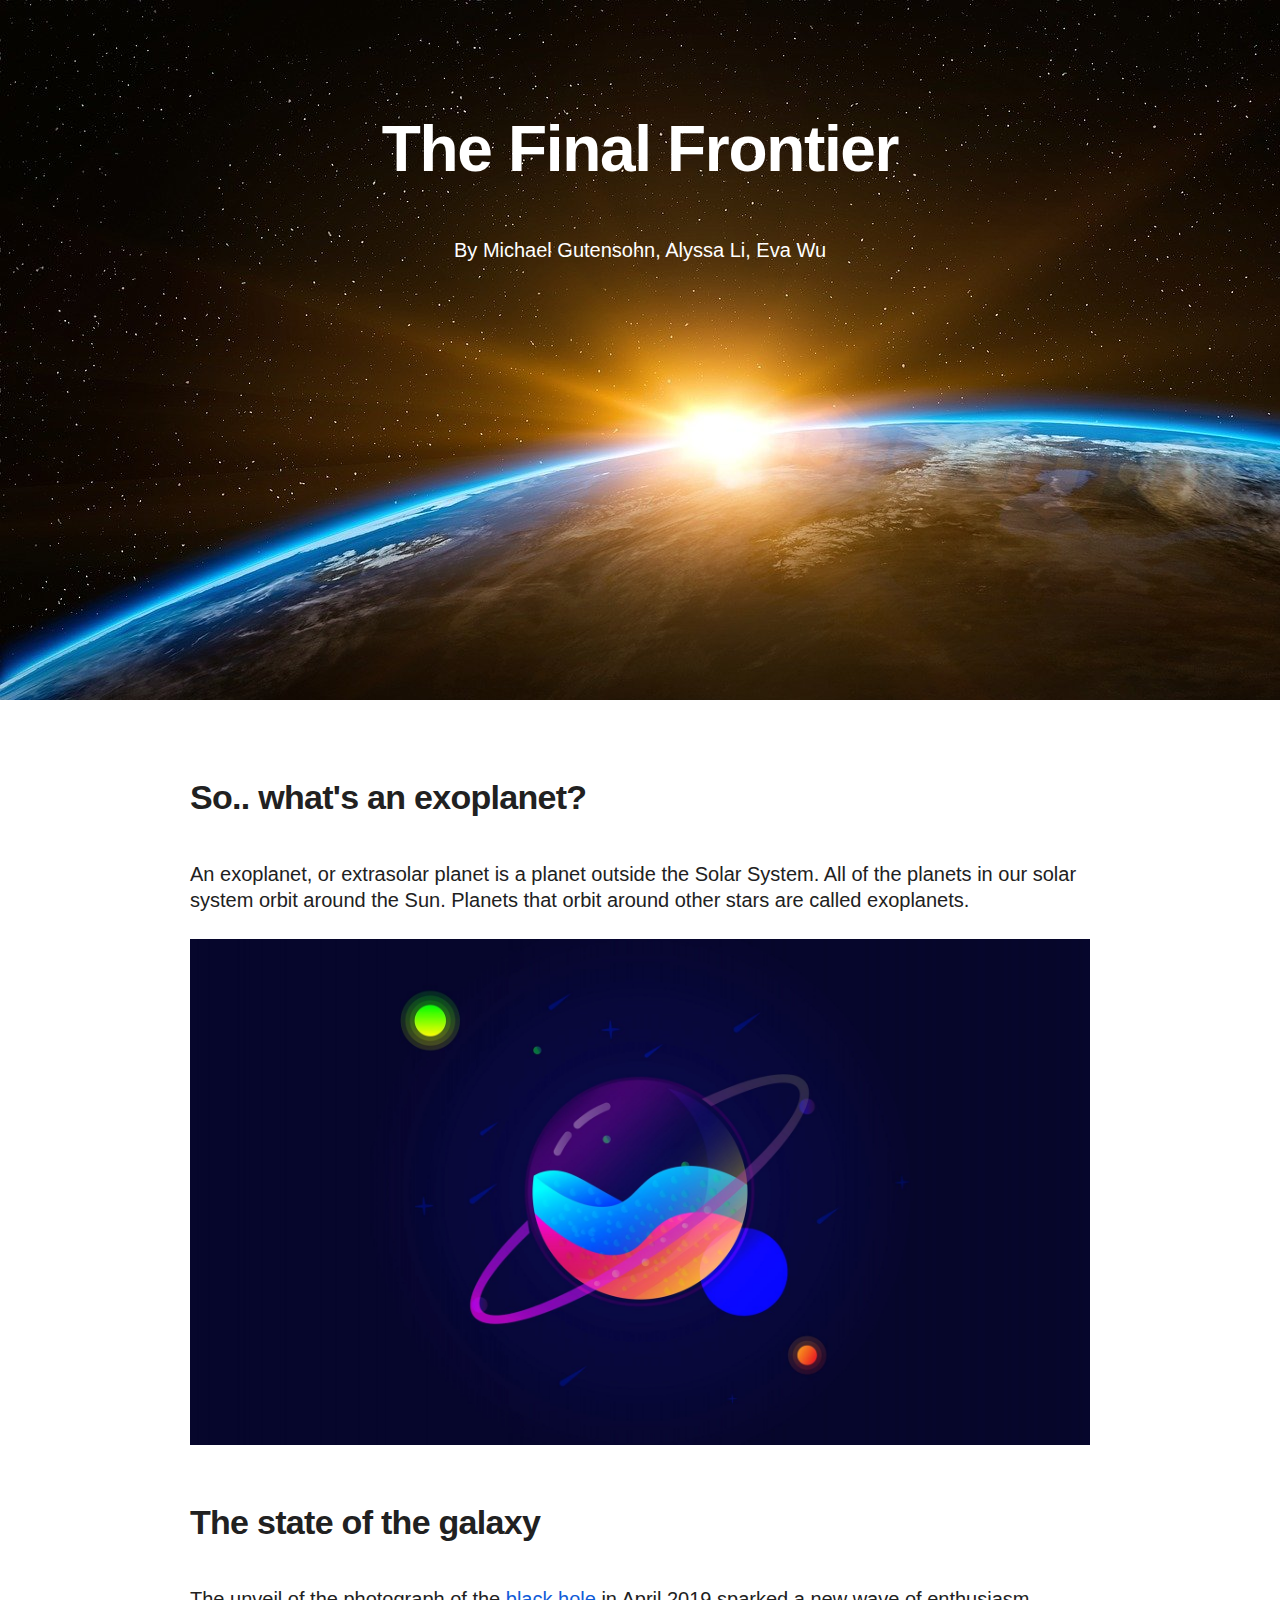
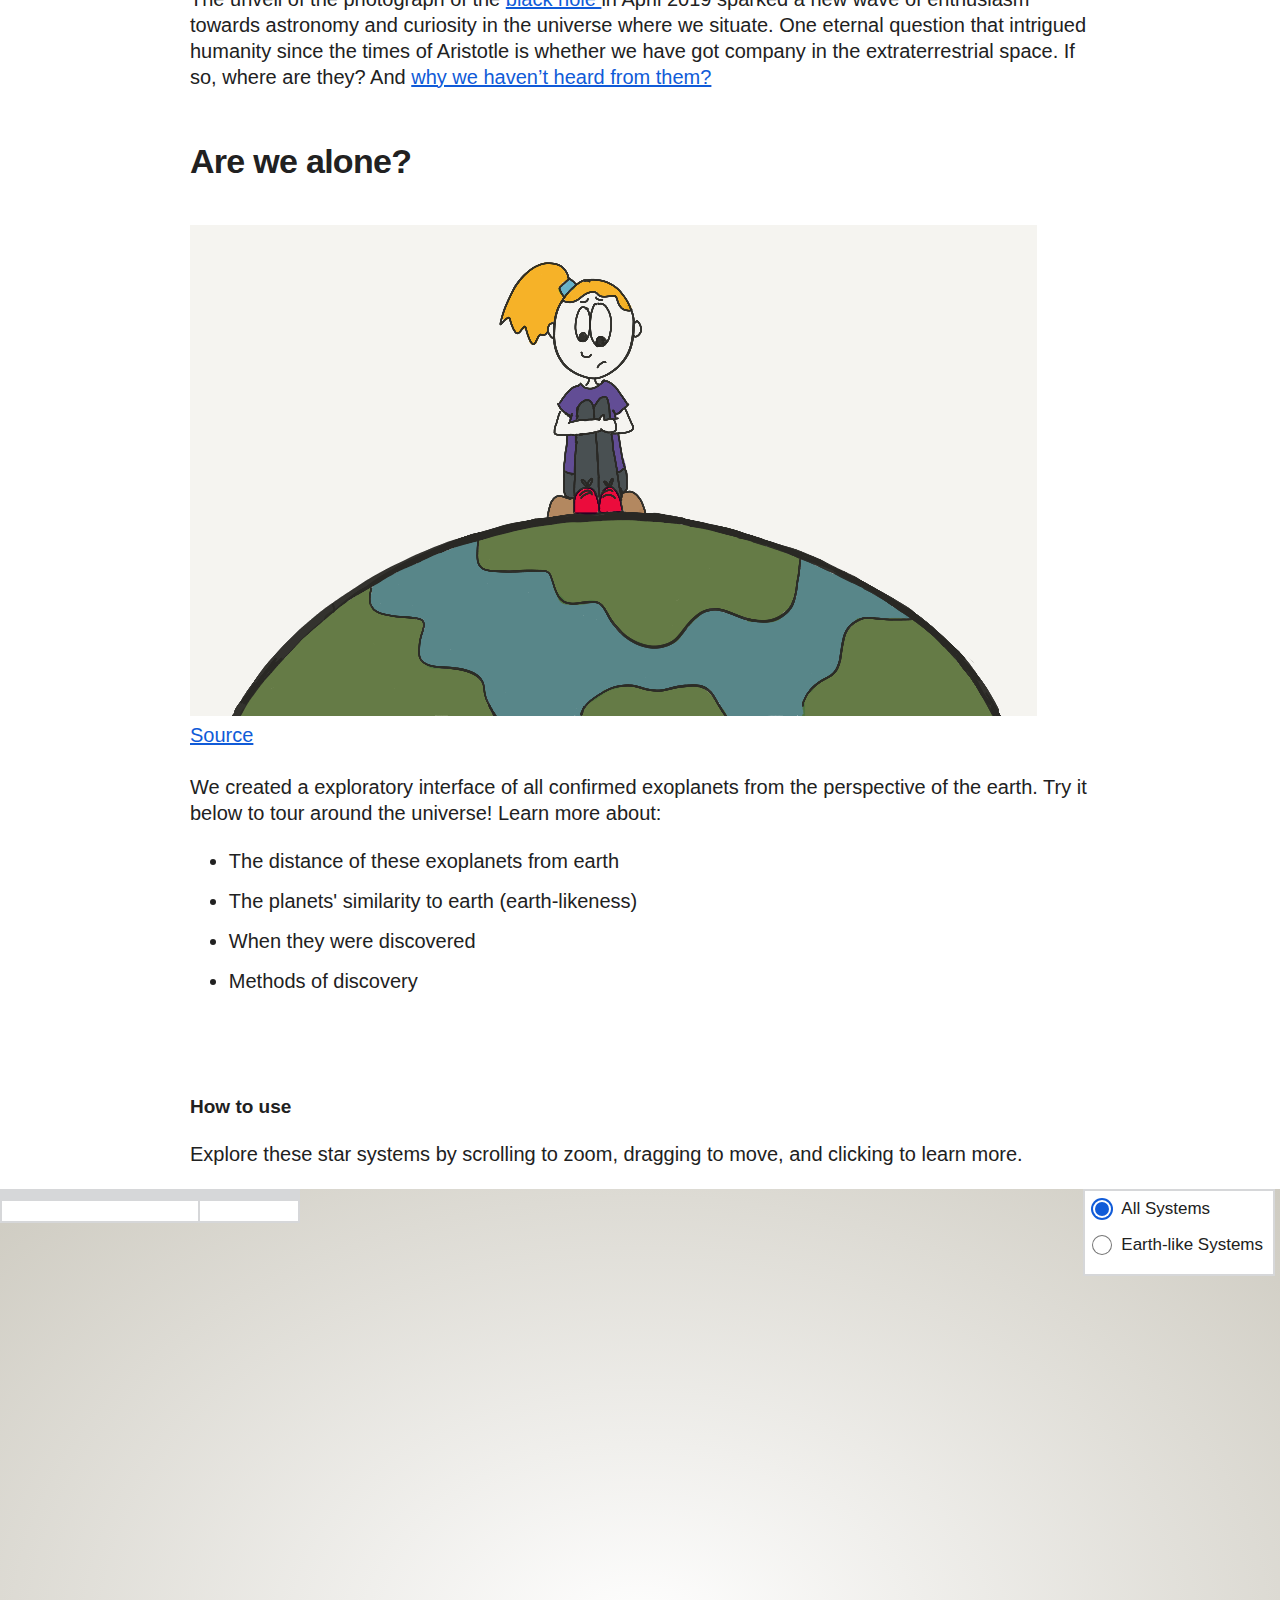
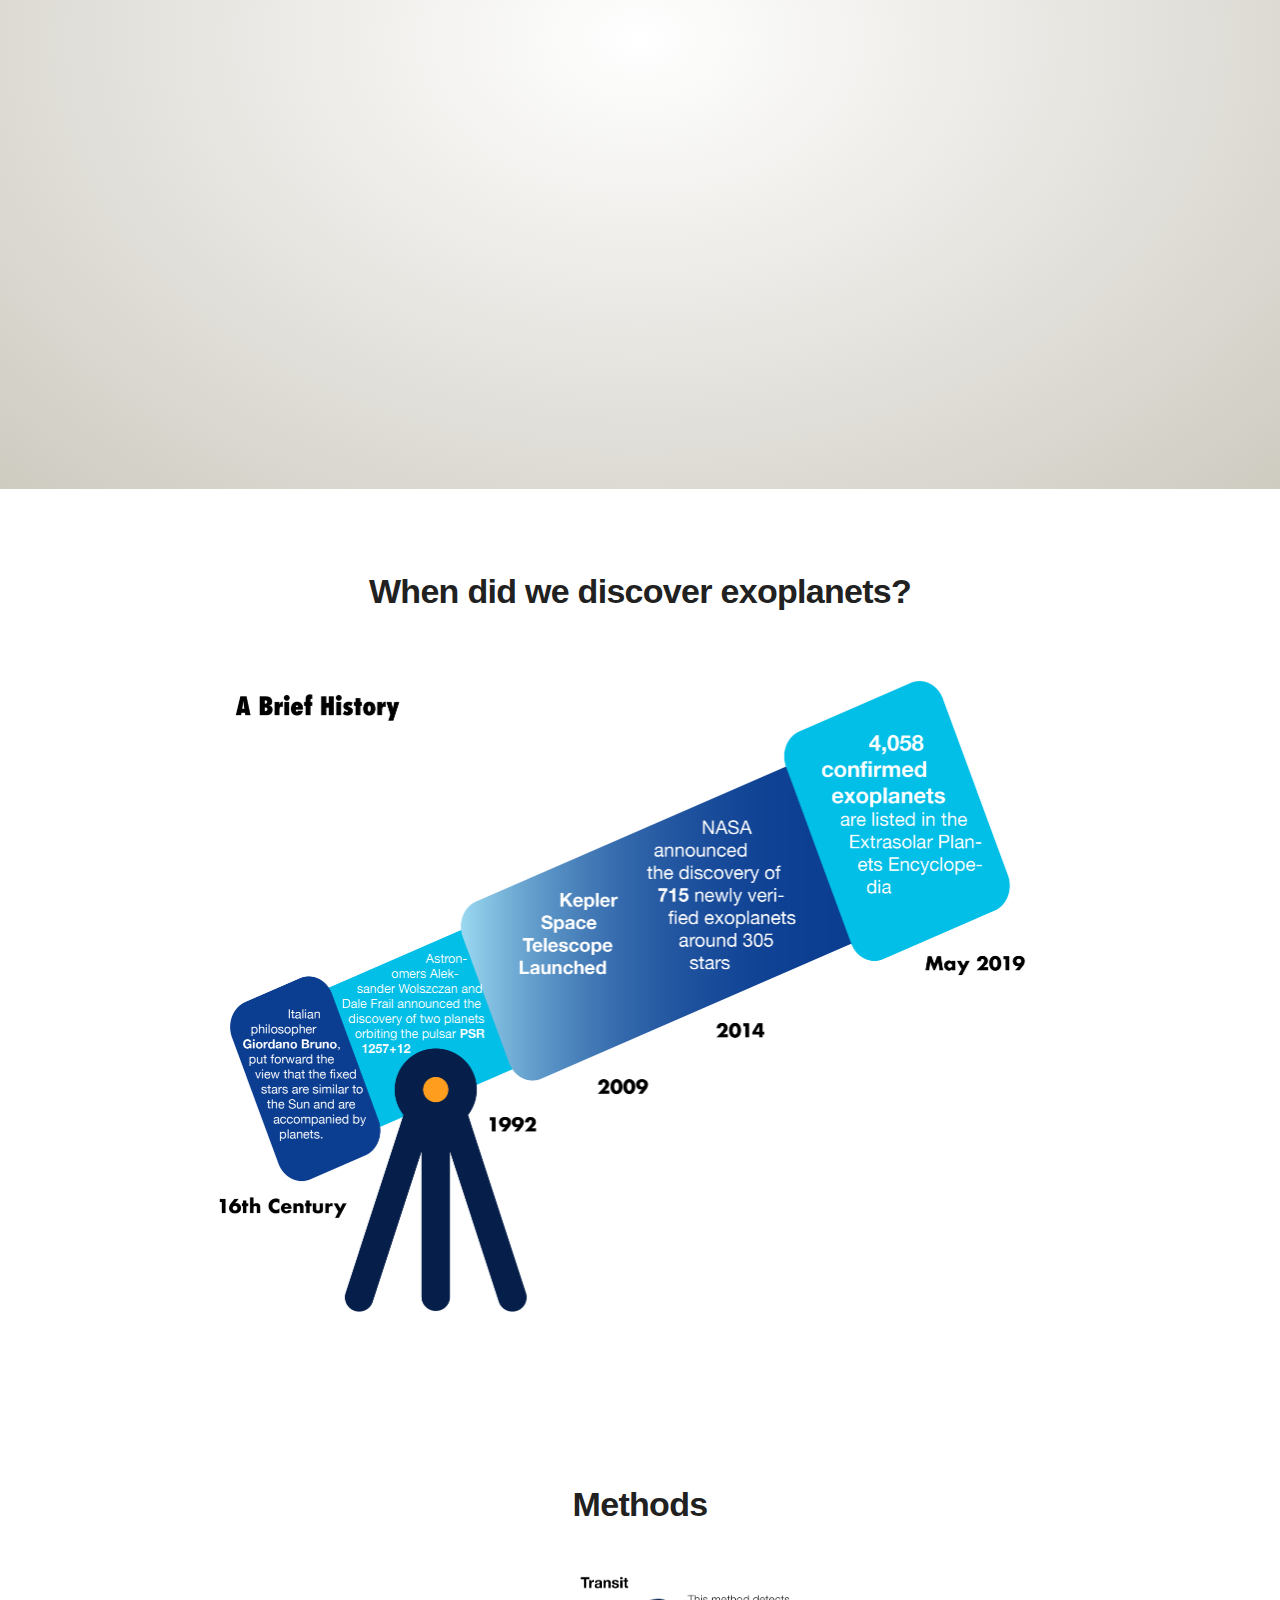
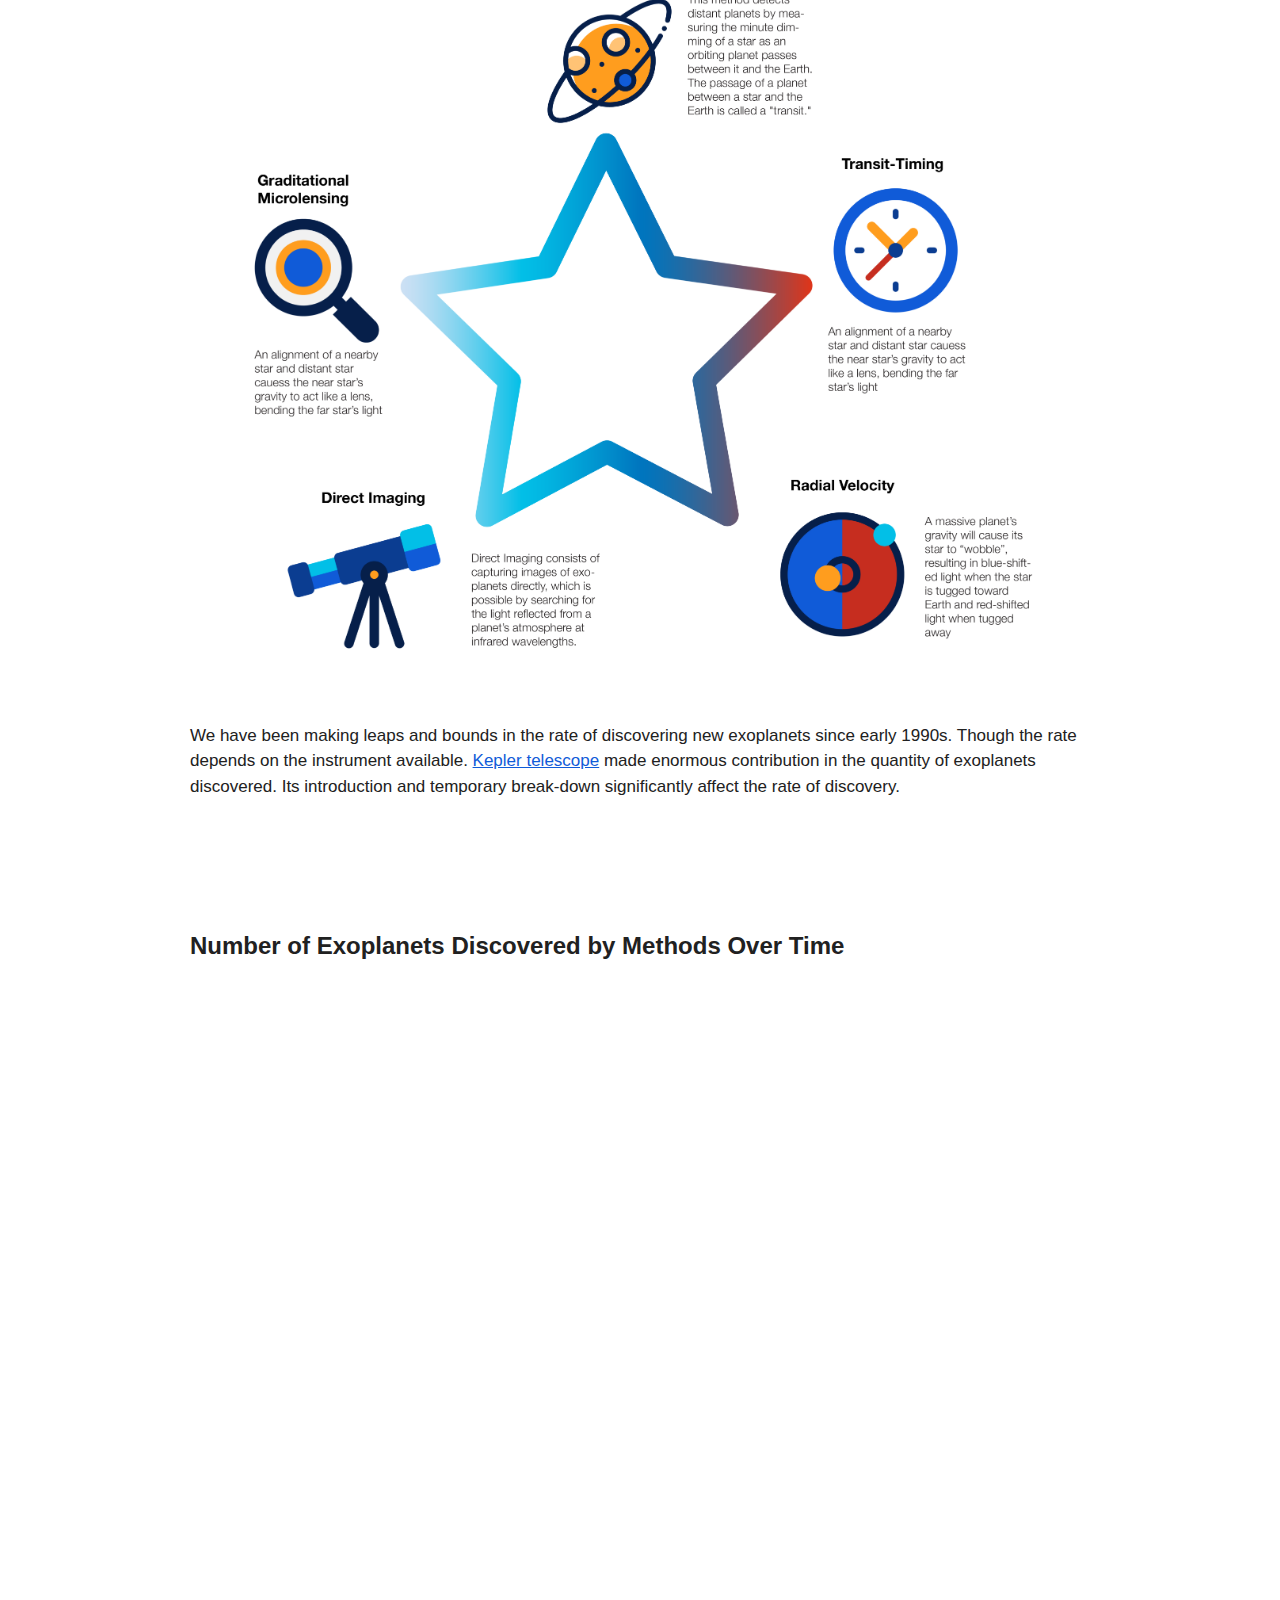
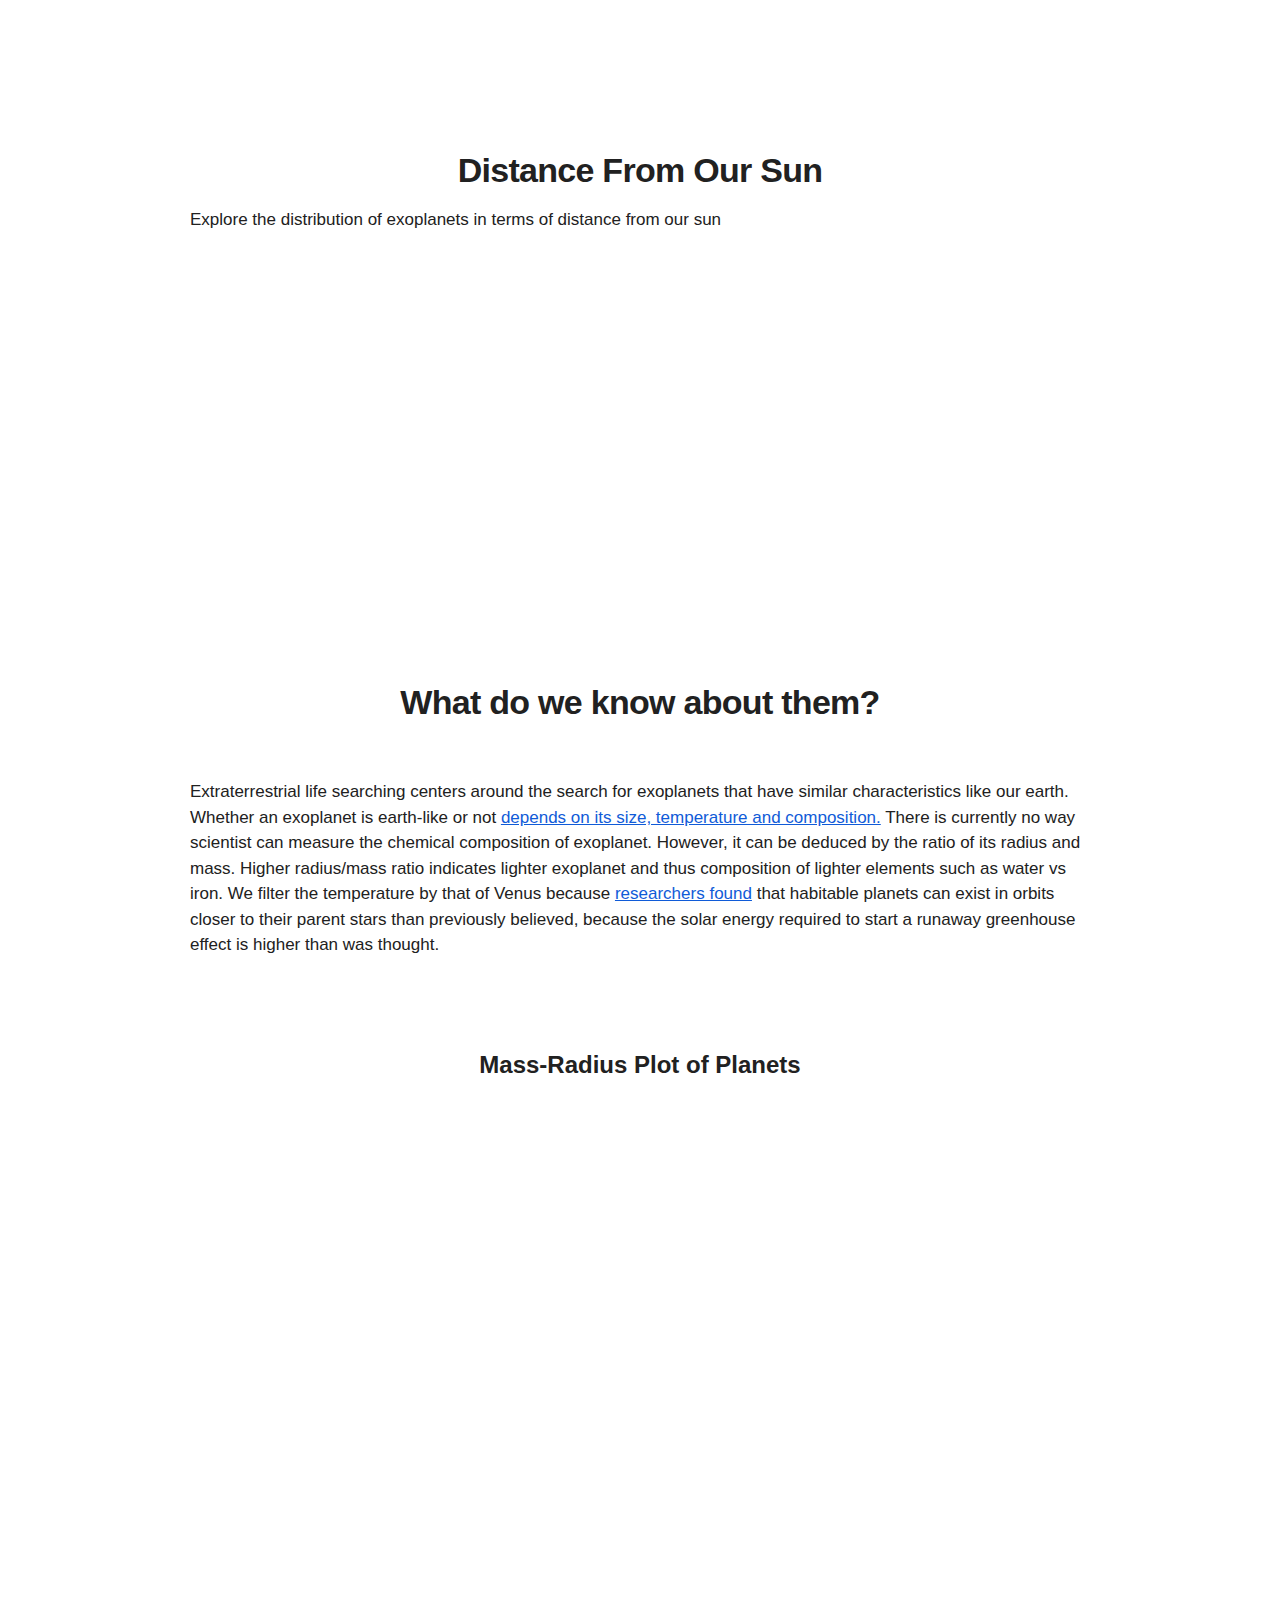
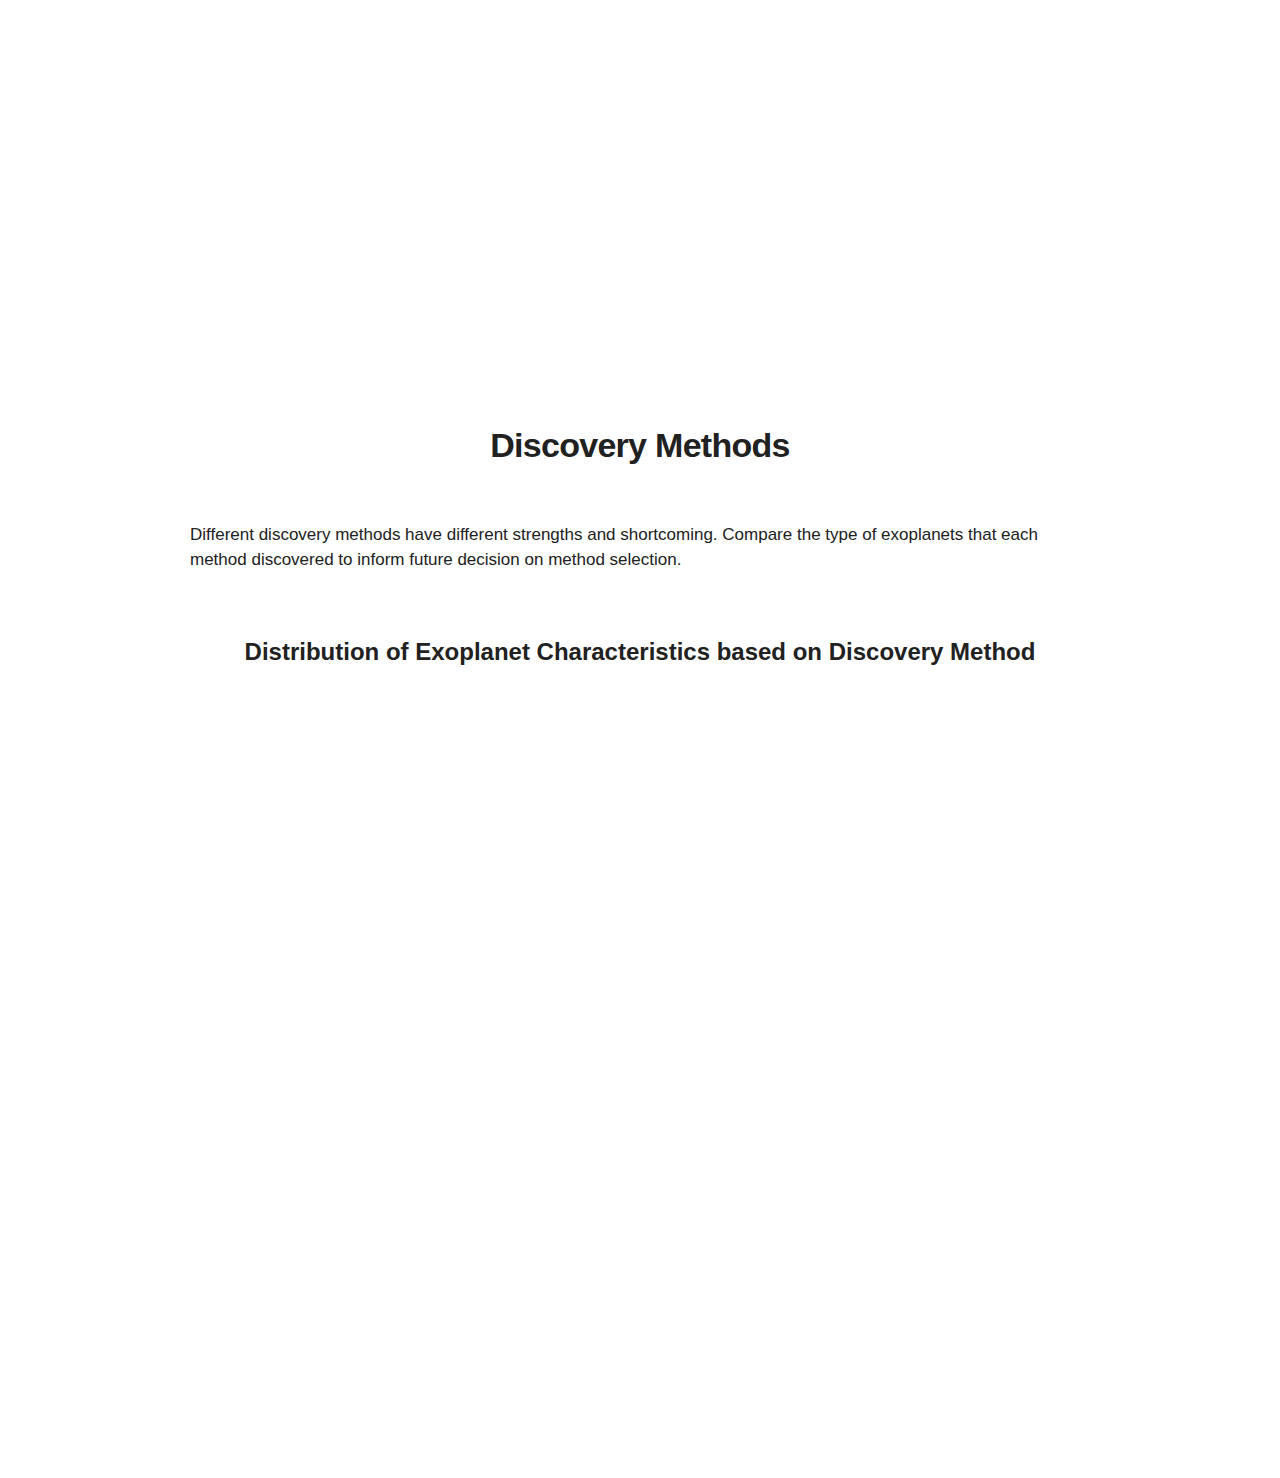
<file: index.html>
<!DOCTYPE html>
<html>
  <head>
    <title>Exoplanet Data Visualization</title>
    <meta name="author" content="Alyssa Li, Michael Gutensohn, Eva Wu" />
    <link href="style.css" rel="stylesheet" type="text/css" />
  </head>

  <body>
    <header style="background-image:url('space.jpg');">
      <!-- <img src = "NASA Image.jpg">; -->
      <br />
      <br />
      <br />
      <h1>The Final Frontier</h1>
      <br />
      By Michael Gutensohn, Alyssa Li, Eva Wu
      <!-- </div> -->
    </header>

    <div class="descriptionContainer">
      <!-- --description -->
      <div class="exoplanetDesc">
        <br />
        <h2>So.. what's an exoplanet?</h2>
        <br />
        An exoplanet, or extrasolar planet is a planet outside the Solar System.
        All of the planets in our solar system orbit around the Sun. Planets
        that orbit around other stars are called exoplanets.
        <br />
      </div>
      <br />
      <img src="Exoplanet cartoon.jpg" alt="Exoplanets" />
      <br />
      <h2>The state of the galaxy</h2>
      <br />
      <!-- <img src="Rocket.jpg" alt="Rocket" />
      <br />
      <br /> -->
      The unveil of the photograph of the
      <a
        href="https://www.nasa.gov/mission_pages/chandra/news/black-hole-image-makes-history/"
        >black hole
      </a>
      in April 2019 sparked a new wave of enthusiasm towards astronomy and
      curiosity in the universe where we situate. One eternal question that
      intrigued humanity since the times of Aristotle is whether we have got
      company in the extraterrestrial space. If so, where are they? And
      <a href="https://en.wikipedia.org/wiki/Fermi_paradox"
        >why we haven’t heard from them?</a
      >
      <br />
      <h2>Are we alone?</h2>
      <br />
      <img src="Alone.png" alt="Are we alone" />
      <a href="https://twloha.tumblr.com/post/159717550084">Source </a>
      <br />
      <br />
      We created a exploratory interface of all confirmed exoplanets from the
      perspective of the earth. Try it below to tour around the universe! Learn
      more about:
      <ul>
        <li>The distance of these exoplanets from earth</li>
        <li>The planets' similarity to earth (earth-likeness)</li>
        <li>When they were discovered</li>
        <li>Methods of discovery</li>
      </ul>
      <!-- <img src="Methods Infograph-01.png" alt="Telescope" /><br /> -->
      <br />
      <!-- <img src="Methods-01.png" alt="Methods" /><br /> -->
      <br />
      <h4>How to use</h4>
      <p>
        Explore these star systems by scrolling to zoom, dragging to move, and
        clicking to learn more.
      </p>
    </div>

    <div id="michaels-D3" class="usa-width-one-whole">
      <!-- Michael's d3 chart -->
      <div class="key-filters">
        <fieldset id="system-filter" class="usa-fieldset-inputs">
          <ul class="usa-unstyled-list">
            <li>
              <input
                id="all-systems"
                type="radio"
                checked
                name="system-filter"
                value="1"
              />
              <label for="all-systems">All Systems</label>
            </li>
            <li>
              <input
                id="earth-like"
                type="radio"
                name="system-filter"
                value="2"
              />
              <label for="earth-like">Earth-like Systems</label>
            </li>
          </ul>
        </fieldset>
      </div>
      <div class="tooltip"></div>
      <div class="sysDesc">
        <div class="name"></div>
        <div class="desc"></div>
      </div>
      <div class="planetDesc">
        <div class="name"></div>
        <div class="desc"></div>
      </div>
    </div>

    <!-- --first tableau chart -->
    <div class="tableau">
      <h2><br /><br />When did we discover exoplanets?</h2>
      <img src="Methods Infograph-01.png" alt="Telescope" /><br />
      <h2><br /><br />Methods</h2>
      <br />
      <img src="Methods-01.png" alt="Methods" /><br />
      <br />
    <div class="chartDesc">
           
      <p>
        We have been making leaps and bounds in the rate of discovering new
        exoplanets since early 1990s. Though the rate depends on the instrument
        available.
        <a href="https://www.nasa.gov/mission_pages/kepler/overview/index.html"
          >Kepler telescope</a
        >
        made enormous contribution in the quantity of exoplanets discovered. Its
        introduction and temporary break-down significantly affect the rate of
        discovery.
      </p>
      <br />
      <h3><br /><br />Number of Exoplanets Discovered by Methods Over Time</h3>
      <!-- <img src="Heading-MethodTime-01-01.png" alt="Methods" /><br /> -->
    </div>
    <div class="tableau">
      <!-- <p>And how did we find them?</p> -->
      <iframe
        src="https://us-west-2b.online.tableau.com/t/introtodatavisualizationfall2018/views/TheFinalFrontier-FinalTableau/ExoplanetsDiscoveryRate?iframeSizedToWindow=true&:embed=y&:showAppBanner=false&:display_count=no&:showVizHome=no"
        width="900"
        height="600"
        align="middle"
        frameborder="0"
      ></iframe>
      <br />
      <br />
    </div>

    <!-- 2nd tableau chart -->
    <div class="tableau">
      <br />
      <h2><br /><br />Distance From Our Sun</h2>
      <!-- <img src="Heading - distance-01.png" alt="Methods" /><br /> -->
    </div>
    <div class="chartDesc">
      <p>
        Explore the distribution of exoplanets in terms of distance from our sun
      </p>
    </div>
    <div class="tableau">
      <iframe
        src="https://us-west-2b.online.tableau.com/t/introtodatavisualizationfall2018/views/TheFinalFrontier-FinalTableau/Distance?iframeSizedToWindow=true&:embed=y&:showAppBanner=false&:display_count=no&:showVizHome=no"
        width="1000"
        height="300"
        align="middle"
        frameborder="0"
      ></iframe>
      <br />
    </div>

    <!-- --3rd  tableau chart -->
    <div class="tableau">
      <h2><br /><br />What do we know about them?</h2>
      <br />
    </div>
    <div class="chartDesc">
      <p>
        Extraterrestrial life searching centers around the search for exoplanets
        that have similar characteristics like our earth. Whether an exoplanet
        is earth-like or not
        <a href="https://www.cfa.harvard.edu/news/2015-03"
          >depends on its size, temperature and composition.</a
        >
        There is currently no way scientist can measure the chemical composition
        of exoplanet. However, it can be deduced by the ratio of its radius and
        mass. Higher radius/mass ratio indicates lighter exoplanet and thus
        composition of lighter elements such as water vs iron. We filter the
        temperature by that of Venus because
        <a
          href="https://www.space.com/23910-habitable-zones-alien-planets-stars-infographic.html"
          >researchers found</a
        >
        that habitable planets can exist in orbits closer to their parent stars
        than previously believed, because the solar energy required to start a
        runaway greenhouse effect is higher than was thought.
      </p>
    </div>
    <h3><br /><br />Mass-Radius Plot of Planets</h3>
    <!-- <img src="Heading massradius-01.png" alt="massradius" /><br /> -->
    <div class="tableau">
      <iframe
        src="https://us-west-2b.online.tableau.com/t/introtodatavisualizationfall2018/views/TheFinalFrontier-FinalTableau/Dashboard1?iframeSizedToWindow=true&:embed=y&:showAppBanner=false&:display_count=no&:showVizHome=no"
        width="1000"
        height="800"
        align="middle"
        frameborder="0"
      ></iframe>
      <br />
    </div>

    <!-- 4th tableau chart -->
    <div class="tableau">
      <h2><br /><br />Discovery Methods</h2>
    </div>
    <div class="chartDesc">
      <br />
      <p>
        Different discovery methods have different strengths and shortcoming.
        Compare the type of exoplanets that each method discovered to inform
        future decision on method selection.
      </p>
    </div>
    <h3><br />Distribution of Exoplanet Characteristics based on Discovery Method</h3>
    <div class="tableau">
      <iframe
        src="https://us-west-2b.online.tableau.com/t/introtodatavisualizationfall2018/views/TheFinalFrontier-FinalTableau/Dashboard2?iframeSizedToWindow=true&:embed=y&:showAppBanner=false&:display_count=no&:showVizHome=no"
        width="1000"
        height="800"
        align="middle"
        frameborder="0"
      ></iframe>
      <br />
    </div>

    <!-- <div class="d3-eva">
      Eva's d3 chart
      <h3>Distance (in billion miles) from our ☀️ to...</h3>
      <div id="evaviz"></div>
      <ol id="legend"></ol>
      <br />
    </div>
    <br /> -->

    <!-- <script src="js/script.js"></script> -->

    <footer>
      <div>
        <script src="https://d3js.org/d3.v5.min.js"></script>
        <script src="DistanceChart.js"></script>
        <script src="main.js"></script>
      </div>
    </footer>
  </body>
</html>
</file>
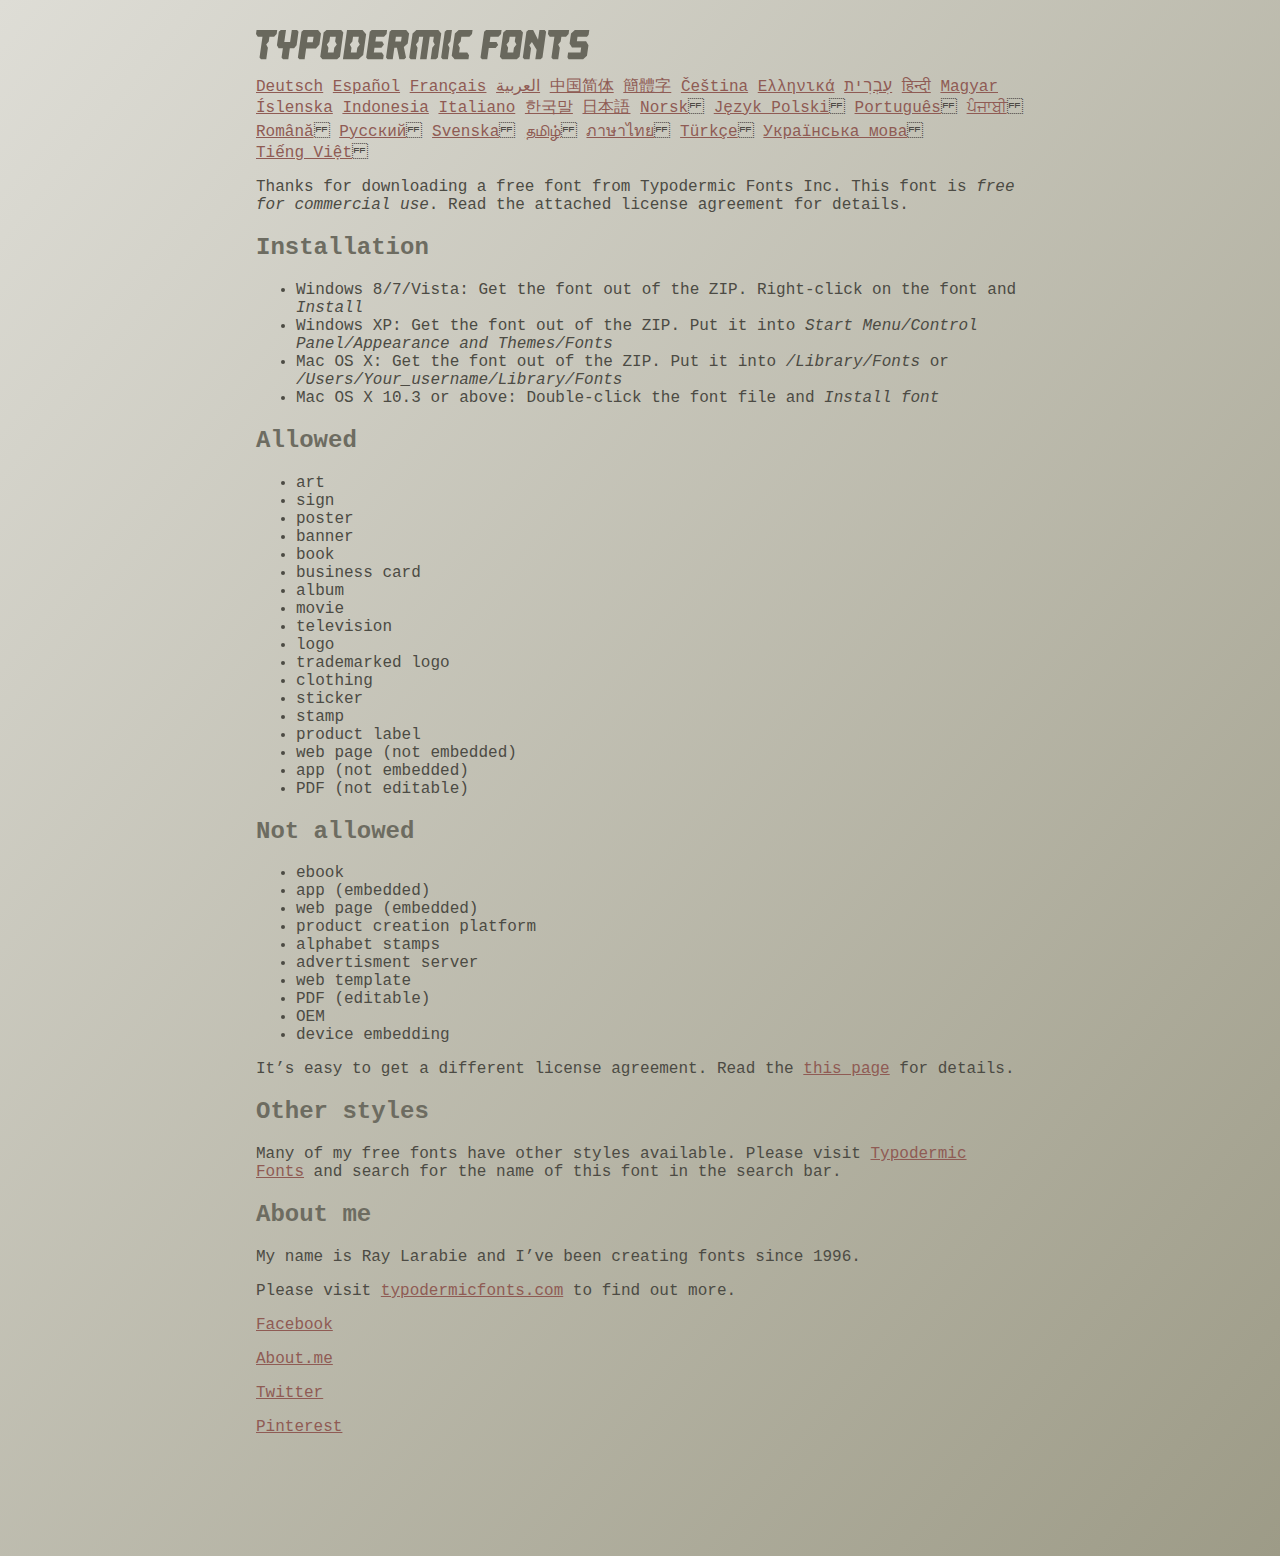
<file: nasalization/read-this.html>
<head>
<meta http-equiv="Content-Type" content="text/html; charset=utf-8">
<title>Typodermic Fonts Inc. Freeware Font instructions 2014</title>
<style type="text/css">
body {
	margin:30px 20% 120px 20%;
	padding:0px;
	font-family:Consolas, Courier, sans-serif;
	color:#4c4b44;
	background-color:#c2c1b3;

/* IE10 Consumer Preview */ 
background-image: -ms-linear-gradient(top left, #DEDDD6 0%, #9D9B87 100%);

/* Mozilla Firefox */ 
background-image: -moz-linear-gradient(top left, #DEDDD6 0%, #9D9B87 100%);

/* Opera */ 
background-image: -o-linear-gradient(top left, #DEDDD6 0%, #9D9B87 100%);

/* Webkit (Safari/Chrome 10) */ 
background-image: -webkit-gradient(linear, left top, right bottom, color-stop(0, #DEDDD6), color-stop(1, #9D9B87));

/* Webkit (Chrome 11+) */ 
background-image: -webkit-linear-gradient(top left, #DEDDD6 0%, #9D9B87 100%);

/* W3C Markup, IE10 Release Preview */ 
background-image: linear-gradient(to bottom right, #DEDDD6 0%, #9D9B87 100%);

	}
h2 {color:#6d6c61;}
a {color:#8f5b54;}
a:hover {color:#ffffff; background-color:#9a998c;}
</style>
</head>

<body>

<svg width="350px" height="30px">
	<path fill="#69685D" d="M0,4.006L0.554,0h20.674l-0.553,4.006l-2.559,2.772h-4.688l-0.682,4.816l-2.515,3.026l1.663,3.07
		l-1.62,11.594H4.987l-1.448-1.79l2.94-20.716H1.791L0,4.006z"/>
	<path fill="#69685D" d="M35.8,0h5.285l1.408,1.791l-1.876,13.343l-2.515,3.111h-4.264l-1.534,11.04h-5.286l-1.449-1.79l1.322-9.25
		h-4.263l-1.705-3.111l1.875-13.343L24.76,0h5.242l-1.706,12.064h5.799L35.8,0z"/>
	<path fill="#69685D" d="M62.09,0l2.899,3.453L63.412,14.58l-3.496,3.962h-9.805l-1.491,10.742h-5.244l-1.493-1.79l3.625-25.704
		L47.469,0H62.09z M50.965,12.362h5.797l0.81-5.583h-5.799L50.965,12.362z"/>
	<path fill="#69685D" d="M64.256,26.642l3.367-24.041L70.523,0h14.664l2.132,2.601l-3.368,24.041l-2.856,2.643H66.431L64.256,26.642
		z M73.335,11.595l-2.514,3.026l1.663,3.07l-0.683,4.816H77.6l0.68-4.816l2.516-3.07l-1.663-3.026l0.681-4.816h-5.796L73.335,11.595
		z"/>
	<path fill="#69685D" d="M86.926,29.285L91.017,0h15.518l3.581,4.307l-2.899,20.673l-4.774,4.305H86.926z M96.345,11.595
		l-2.515,3.026l1.664,3.07l-0.683,4.816h5.798l0.681-4.816l2.516-3.07l-1.663-3.026l0.681-4.816h-5.796L96.345,11.595z"/>
	<path fill="#69685D" d="M127.114,29.285h-15.473l-1.492-1.79l3.624-25.704L115.731,0h15.389l-0.554,4.006l-2.557,2.772h-7.971
		l-0.684,4.816h6.906l1.662,3.026l-2.515,3.111h-6.905l-0.683,4.775h8.057l1.791,2.771L127.114,29.285z"/>
	<path fill="#69685D" d="M150.21,0l2.898,3.453l-1.405,9.977l-3.881,3.452l2.217,10.613l-1.748,1.79h-4.944l-2.387-11.553h-2.6
		l-1.622,11.553h-5.241l-1.493-1.79l3.624-25.704L135.588,0H150.21z M145.691,6.779h-5.796l-0.683,4.816h5.799L145.691,6.779z"/>
	<path fill="#69685D" d="M159.92,29.285h-5.242l-1.492-1.79l3.41-24.042L160.432,0h21.911l2.897,3.453l-3.409,24.042l-1.876,1.79
		h-5.284l1.617-11.594l2.517-3.07l-1.662-3.026l0.681-4.816h-4.092l-3.154,22.506h-6.522l3.155-22.506h-4.134l-0.683,4.816
		l-2.515,3.026l1.663,3.07L159.92,29.285z"/>
	<path fill="#69685D" d="M191.879,29.285h-5.244l-1.492-1.79l3.624-25.704L190.728,0h5.242l-1.619,11.595l-2.516,3.026l1.663,3.07
		L191.879,29.285z"/>
	<path fill="#69685D" d="M213.018,25.279l-0.554,4.006h-13.854l-2.899-3.494l3.156-22.338L202.702,0h13.854l-0.555,4.006
		l-2.558,2.772h-8.1l-0.683,4.816l-2.515,3.026l1.663,3.07l-0.683,4.816h8.1L213.018,25.279z"/>
	<path fill="#69685D" d="M226.007,29.285l-1.492-1.79l3.624-25.704L230.1,0h15.473l-0.554,4.006l-2.557,2.772h-8.058l-0.724,5.115
		h6.818l1.664,3.07l-2.557,3.11h-6.82l-1.535,11.211H226.007z"/>
	<path fill="#69685D" d="M243.903,26.642l3.368-24.041L250.17,0h14.663l2.131,2.601l-3.367,24.041l-2.855,2.643h-14.664
		L243.903,26.642z M252.983,11.595l-2.516,3.026l1.662,3.07l-0.681,4.816h5.796l0.684-4.816l2.515-3.07l-1.664-3.026l0.684-4.816
		h-5.798L252.983,11.595z"/>
	<path fill="#69685D" d="M280.639,19.822l-4.731-7.758l-2.516,3.069l1.662,3.069l-1.533,11.082h-5.244l-1.493-1.79l3.626-25.704
		L272.37,0h4.773l4.902,9.677L283.41,0h5.285l1.407,1.791l-3.623,25.704l-1.877,1.79h-5.285L280.639,19.822z"/>
	<path fill="#69685D" d="M291.926,4.006L292.48,0h20.674l-0.554,4.006l-2.557,2.772h-4.691l-0.681,4.816l-2.516,3.026l1.664,3.07
		l-1.621,11.594h-5.285l-1.451-1.79l2.942-20.716h-4.689L291.926,4.006z"/>
	<path fill="#69685D" d="M325.168,17.478h-9.209l-2.387-3.923l1.45-10.102L318.857,0h14.452l-0.682,4.86l-1.621,1.918h-9.506
		l-0.64,4.561h9.208l2.388,3.878l-1.493,10.572l-3.836,3.494h-14.579l-1.107-1.917l0.682-4.86h12.362L325.168,17.478z"/>
</svg>

<br>

<p translate="no">

<a href="http://translate.google.com/translate?hl=en&sl=en&tl=de&u=http://typodermicfonts.com/wp-content/uploads/2014/02/read-this.html&sandbox=0&usg=ALkJrhivq6___mill12Uw6fPvMWyJxstkw">Deutsch</a>

<a href="http://translate.google.com/translate?hl=en&sl=en&tl=es&u=http://typodermicfonts.com/wp-content/uploads/2014/02/read-this.html&sandbox=0&usg=ALkJrhjAt3cpinDeMTX6Ro8UcZFqaE8K5Q">Español</a>

<a href="http://translate.google.com/translate?hl=en&sl=en&tl=fr&u=http://typodermicfonts.com/wp-content/uploads/2014/02/read-this.html&sandbox=0&usg=ALkJrhjObLPhFyyhwigF-dBoOZ3eXYdDsw">Français</a>

<a href="http://translate.google.com/translate?hl=en&sl=en&tl=ar&u=http://typodermicfonts.com/wp-content/uploads/2014/02/read-this.html&sandbox=0&usg=ALkJrhg2hs-st3zodt-AjmoeuPHfyJsTEg">العربية</a>

<a href="http://translate.google.com/translate?hl=en&sl=en&tl=zh-CN&u=http://typodermicfonts.com/wp-content/uploads/2014/02/read-this.html&sandbox=0&usg=ALkJrhiilVnjG1Ks0DN7UyRqbKExhxAT-Q">中国简体</a>

<a href="http://translate.google.com/translate?hl=en&sl=en&tl=zh-TW&u=http://typodermicfonts.com/wp-content/uploads/2014/02/read-this.html&sandbox=0&usg=ALkJrhiSCPRAYToARlHI4kxIK9eCIFKQhw">簡體字</a>

<a href="http://translate.google.com/translate?hl=en&sl=en&tl=cs&u=http://typodermicfonts.com/wp-content/uploads/2014/02/read-this.html&sandbox=0&usg=ALkJrhj3z2HOOmCXLT-ApYW2SCeBvTGvTA">Čeština</a>

<a href="http://translate.google.com/translate?hl=en&sl=en&tl=el&u=http://typodermicfonts.com/wp-content/uploads/2014/02/read-this.html&sandbox=0&usg=ALkJrhhoORG-43TvZ2NVrll3T0oyOZE0VA">Ελληνικά</a>

<a href="http://translate.google.com/translate?hl=en&sl=en&tl=iw&u=http://typodermicfonts.com/wp-content/uploads/2014/02/read-this.html&sandbox=0&usg=ALkJrhiP4kLXdDxVNuV6-9tHJ8Tbt-1xKw">עִבְרִית</a>

<a href="http://translate.google.com/translate?hl=en&sl=en&tl=hi&u=http://typodermicfonts.com/wp-content/uploads/2014/02/read-this.html&sandbox=0&usg=ALkJrhhJmUufReWrMTSaGKPPOqV7q5jpGQ">हिन्दी</a>

<a href="http://translate.google.com/translate?hl=en&sl=en&tl=hu&u=http://typodermicfonts.com/wp-content/uploads/2014/02/read-this.html&sandbox=0&usg=ALkJrhgfcL_UwP3jkr6Vvq35rkhETFuTug">Magyar</a>

<a href="http://translate.google.com/translate?hl=en&sl=en&tl=is&u=http://typodermicfonts.com/wp-content/uploads/2014/02/read-this.html&sandbox=0&usg=ALkJrhjpK9lELyRP50Vv3RNgqCJDb6d-GQ">Íslenska</a>

<a href="http://translate.google.com/translate?hl=en&sl=en&tl=id&u=http://typodermicfonts.com/wp-content/uploads/2014/02/read-this.html&sandbox=0&usg=ALkJrhiExV3gmyXBUVqcwNiGiUWQSRrgIQ">Indonesia</a>

<a href="http://translate.google.com/translate?hl=en&sl=en&tl=it&u=http://typodermicfonts.com/wp-content/uploads/2014/02/read-this.html&sandbox=0&usg=ALkJrhgMr2_uulaLYRSFz8C34rtcbN6XEg">Italiano</a>

<a href="http://translate.google.com/translate?hl=en&sl=en&tl=ko&u=http://typodermicfonts.com/wp-content/uploads/2014/02/read-this.html&sandbox=0&usg=ALkJrhhl_nNXiOMIiBERq879UXH1XYfZGw">한국말</a>

<a href="http://translate.google.com/translate?hl=en&ie=UTF8&prev=_t&sl=en&tl=ja&u=http://typodermicfonts.com/wp-content/uploads/2014/02/read-this.html&sandbox=0&usg=ALkJrhi2FvSFgSUub72-Sq2moIRAosCiLA">日本語</a>

<a href="http://translate.google.com/translate?hl=en&sl=en&tl=no&u=http://typodermicfonts.com/wp-content/uploads/2014/02/read-this.html&sandbox=0&usg=ALkJrhhnf9AGd5hfxwA04e1w-tfYPha1ww">Norsk</a>
<a href="http://translate.google.com/translate?hl=en&sl=en&tl=pl&u=http://typodermicfonts.com/wp-content/uploads/2014/02/read-this.html&sandbox=0&usg=ALkJrhjZTe5eJRrZffLe0zgqEHPrMb8pOQ">Język&nbsp;Polski</a>
<a href="http://translate.google.com/translate?hl=en&sl=en&tl=pt-BR&u=http://typodermicfonts.com/wp-content/uploads/2014/02/read-this.html&sandbox=0&usg=ALkJrhg-zp3i6AcZCv02ONjZ5YvkcCFDBw">Português</a>
<a href="http://translate.google.com/translate?hl=en&sl=en&tl=pa&u=http://typodermicfonts.com/wp-content/uploads/2014/02/read-this.html&sandbox=0&usg=ALkJrhhPEMoYvW59_DJT7y6fxgG2IMh23A">ਪੰਜਾਬੀ</a>
<a href="http://translate.google.com/translate?hl=en&sl=en&tl=ro&u=http://typodermicfonts.com/wp-content/uploads/2014/02/read-this.html&sandbox=0&usg=ALkJrhgD0R8zxuQQh-YmFpQTJdvjhAYm2A">Română</a>
<a href="http://translate.google.com/translate?hl=en&sl=en&tl=ru&u=http://typodermicfonts.com/wp-content/uploads/2014/02/read-this.html&sandbox=0&usg=ALkJrhgI6c7Pd-FCcipT4xc2NPTefj5JJg">Русский</a>
<a href="http://translate.google.com/translate?hl=en&sl=en&tl=sv&u=http://typodermicfonts.com/wp-content/uploads/2014/02/read-this.html&sandbox=0&usg=ALkJrhhA8gW_-rjCbZQ5TK46zFMB3_StEQ">Svenska</a>
<a href="http://translate.google.com/translate?hl=en&sl=en&tl=ta&u=http://typodermicfonts.com/wp-content/uploads/2014/02/read-this.html&sandbox=0&usg=ALkJrhiwxxCEPzu3pHBXP-fbTZaOzYqe3g">தமிழ்</a>
<a href="http://translate.google.com/translate?hl=en&sl=en&tl=th&u=http://typodermicfonts.com/wp-content/uploads/2014/02/read-this.html&sandbox=0&usg=ALkJrhjP1N1DRUB1M81k5mi5KnRtt5C2-Q">ภาษาไทย</a>
<a href="http://translate.google.com/translate?hl=en&sl=en&tl=tr&u=http://typodermicfonts.com/wp-content/uploads/2014/02/read-this.html&sandbox=0&usg=ALkJrhiTYbD039OWznCcGyQnMy89_v-1gA">Türkçe</a>
<a href="http://translate.google.com/translate?hl=en&sl=en&tl=uk&u=http%3A%2F%2Ftypodermicfonts.com%2Fwp-content%2Fuploads%2F2014%2F02%2Fread-this.html">Українська&nbsp;мова</a>
<a href="http://translate.google.com/translate?hl=en&sl=en&tl=vi&u=http://typodermicfonts.com/wp-content/uploads/2014/02/read-this.html&sandbox=0&usg=ALkJrhirTQPOLCZognLpxOvJQT_158y07A">Tiếng&nbsp;Việt</a>
</p>


<p>Thanks for downloading a free font from <span translate="no">Typodermic Fonts Inc.</span> This font is <em>free for commercial use</em>. Read the attached license agreement for details.</p>


<h2>Installation</h2>

<ul>
<li>Windows 8/7/Vista: Get the font out of the ZIP. Right-click on the font and <em>Install</em>
<li>Windows XP: Get the font out of the ZIP. Put it into <cite translate="no">Start Menu/Control Panel/Appearance and Themes/Fonts</cite>
<li>Mac OS X: Get the font out of the ZIP. Put it into <cite translate="no">/Library/Fonts</cite> or <cite translate="no">/Users/Your_username/Library/Fonts</cite>
<li>Mac OS X 10.3 or above: Double-click the font file and <em>Install font</em>
</ul>


<h2>Allowed</h2>

<ul>
<li>art
<li>sign
<li>poster
<li>banner
<li>book
<li>business card
<li>album
<li>movie
<li>television
<li>logo
<li>trademarked logo
<li>clothing
<li>sticker
<li>stamp
<li>product label
<li>web page (not embedded)
<li>app (not embedded)
<li>PDF (not editable)
</ul>

<h2>Not allowed</h2>

<ul>
<li>ebook
<li>app (embedded)
<li>web page (embedded)
<li>product creation platform
<li>alphabet stamps
<li>advertisment server
<li>web template
<li>PDF (editable)
<li>OEM
<li>device embedding
</ul>

<p>It&rsquo;s easy to get a different license agreement. Read the <a href="http://typodermicfonts.com/custom/">this page</a> for details.</p>

<h2>Other styles</h2>

<p>Many of my free fonts have other styles available. Please visit <a href="http://typodermicfonts.com">Typodermic Fonts</a> and search for the name of this font in the search bar.</p>


<h2>About me</h2>

<p>My name is <span translate="no">Ray Larabie</span> and I&rsquo;ve been creating fonts since 1996.</p>

<p>Please visit <a href="http://typodermicfonts.com">typodermicfonts.com</a> to find out more.</p>

<p translate="no"><a href="https://www.facebook.com/pages/Typodermic-Fonts/7153899975">Facebook</a></p>
<p translate="no"><a href="http://about.me/raylarabie/#">About.me</a></p>
<p translate="no"><p><a href="https://twitter.com/typodermic">Twitter</a></p>
<p translate="no"><p><a href="http://www.pinterest.com/plywood747/">Pinterest</a></p>

</body>
</file>
